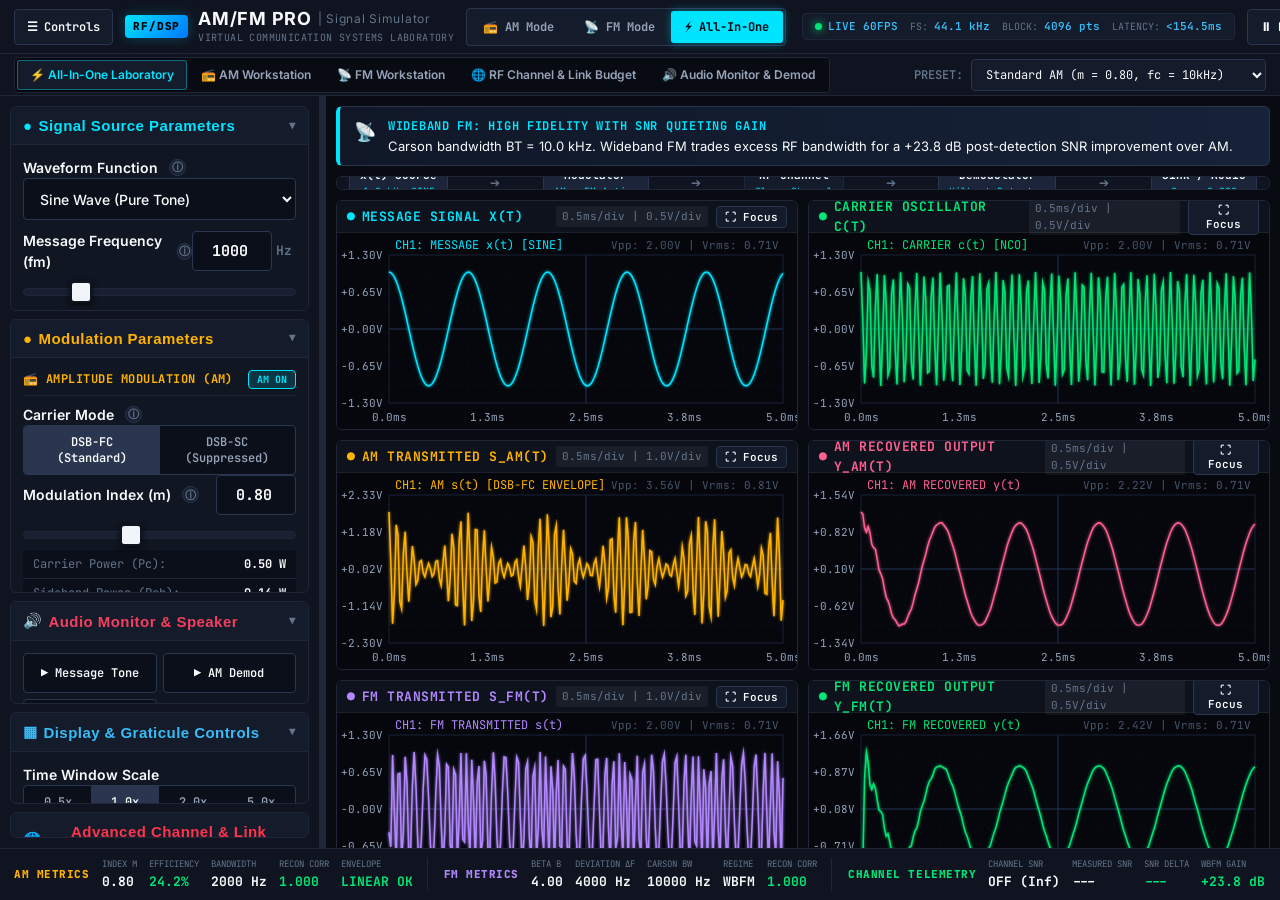
<file: simulator.html>
<!DOCTYPE html>
<html lang="en">
<head>
  <meta charset="UTF-8">
  <meta name="viewport" content="width=device-width, initial-scale=1.0">
  <title>AM/FM PRO | Virtual Communication Systems Laboratory</title>
  <link rel="stylesheet" href="style.css">
</head>
<body data-view="all">

  <!-- ==================== 1. TOP APPLICATION HEADER ==================== -->
  <header class="inst-header">
    <div class="header-left">
      <!-- Mobile / Responsive Drawer Toggle Button -->
      <button type="button" id="btn-toggle-drawer" class="btn-tool btn-drawer-toggle" title="Toggle Control Panel">
        <span class="icon-menu">☰</span> <span class="drawer-btn-label">Controls</span>
      </button>

      <!-- Instrument Branding -->
      <div class="inst-branding">
        <span class="inst-logo-badge">RF/DSP</span>
        <div class="inst-title-block">
          <h1>AM/FM PRO <span class="title-sub-tag">| Signal Simulator</span></h1>
          <div class="inst-subtitle">Virtual Communication Systems Laboratory</div>
        </div>
      </div>
    </div>

    <!-- Center: Prominent AM / FM / All Mode Selector -->
    <div class="header-center">
      <div class="header-mode-selector" id="header-mode-selector">
        <button type="button" class="btn-mode-tab" data-mode="am">📻 AM Mode</button>
        <button type="button" class="btn-mode-tab" data-mode="fm">📡 FM Mode</button>
        <button type="button" class="btn-mode-tab active" data-mode="all">⚡ All-In-One</button>
      </div>

      <!-- Engine Telemetry Badge -->
      <div class="inst-telemetry">
        <div class="telem-item">
          <span class="pulse-dot" id="led-status"></span>
          <span class="telem-val" id="stat-engine">LIVE 60FPS</span>
        </div>
        <div class="telem-item">
          <span class="telem-label">Fs:</span>
          <span class="telem-val">44.1 kHz</span>
        </div>
        <div class="telem-item">
          <span class="telem-label">Block:</span>
          <span class="telem-val">4096 pts</span>
        </div>
        <div class="telem-item">
          <span class="telem-label">Latency:</span>
          <span class="telem-val" id="stat-latency">&lt;2.1ms</span>
        </div>
      </div>
    </div>

    <!-- Right: Instrument Tools & Transport -->
    <div class="inst-actions">
      <button type="button" id="btn-freeze" class="btn-tool" title="Freeze waveform rendering (Spacebar)">
        <span id="freeze-icon">⏸</span> <span id="freeze-text">Pause</span>
      </button>
      <button type="button" id="btn-fullscreen" class="btn-tool" title="Toggle Fullscreen Mode (F11)">
        ⛶ Fullscreen
      </button>
      <button type="button" id="btn-theory-modal" class="btn-tool" title="Open ECE communication formulas & theory">
        📖 Theory
      </button>
      <button type="button" id="btn-export-png" class="btn-tool" title="Capture high-resolution oscilloscope plot">
        📸 Export
      </button>
      <button type="button" id="btn-reset" class="btn-tool btn-danger" title="Reset all instrument dials to factory calibration">
        🔄 Reset
      </button>
      <a href="index.html" class="btn-tool" style="text-decoration:none;" title="Return to Overview">
        🏠 Home
      </a>
    </div>
  </header>

  <!-- ==================== 2. WORKFLOW MODULE & PRESET BAR ==================== -->
  <nav class="inst-workflow-bar">
    <div class="workflow-tabs">
      <button type="button" class="tab-btn active tab-all" data-tab="all">⚡ All-In-One Laboratory</button>
      <button type="button" class="tab-btn tab-am" data-tab="am">📻 AM Workstation</button>
      <button type="button" class="tab-btn tab-fm" data-tab="fm">📡 FM Workstation</button>
      <button type="button" class="tab-btn" data-tab="channel">🌐 RF Channel &amp; Link Budget</button>
      <button type="button" class="tab-btn" data-tab="audio">🔊 Audio Monitor &amp; Demod</button>
    </div>

    <!-- Quick Presets Dropdown -->
    <div class="quick-presets-group">
      <label for="sel-preset" style="color:var(--text-dim); font-weight:600;">PRESET:</label>
      <select id="sel-preset" class="preset-select">
        <option value="default">Standard AM (m = 0.80, fc = 10kHz)</option>
        <option value="am-overmod">⚠️ AM Overmodulation (m = 1.35)</option>
        <option value="am-dsbsc">⚡ AM DSB-SC (100% Efficiency)</option>
        <option value="fm-wbfm">📡 Broadcast FM (WBFM, β = 5.0)</option>
        <option value="fm-nbfm">📻 Narrowband FM (NBFM, β = 0.8)</option>
        <option value="chan-noisy">🌧️ Severe Noise Channel (SNR = 5 dB)</option>
        <option value="chan-weak">📡 Weak Long Distance Link (50 km)</option>
      </select>
    </div>
  </nav>

  <!-- Drawer Overlay for Mobile / Tablet / Drawer Mode -->
  <div class="drawer-overlay" id="drawer-overlay"></div>

  <!-- ==================== 3. APP SHELL LAYOUT ==================== -->
  <div class="inst-shell">

    <!-- LEFT SIDEBAR: DEDICATED RESIZABLE CONTROL PANEL -->
    <aside class="inst-rack" id="inst-rack">

      <!-- Drawer Header Bar (Visible on mobile/drawer mode) -->
      <div class="rack-drawer-header">
        <div class="drawer-title-wrap">
          <span class="icon-gear">⚙</span>
          <span class="rack-drawer-title">SIMULATION CONTROLS</span>
        </div>
        <button type="button" class="btn-close-drawer" id="btn-close-drawer" title="Close Drawer">✕ Close</button>
      </div>

      <!-- SECTION 1: SIGNAL PARAMETERS (Open by Default) -->
      <section class="param-card accordion-card" id="card-signal">
        <button type="button" class="accordion-header" aria-expanded="true">
          <div class="card-title-badge badge-msg">
            <span>●</span> <span>Signal Source Parameters</span>
          </div>
          <span class="accordion-arrow">▼</span>
        </button>

        <div class="accordion-body">
          <div class="ctrl-row">
            <label class="ctrl-title" for="msg-type">
              Waveform Function
              <span class="tooltip-trigger" data-tooltip="Modulating baseband message signal type x(t).">ⓘ</span>
            </label>
            <select id="msg-type" class="inst-select">
              <option value="sine">Sine Wave (Pure Tone)</option>
              <option value="square">Square Wave (Harmonics)</option>
              <option value="triangle">Triangle Wave</option>
              <option value="sawtooth">Sawtooth Ramp</option>
              <option value="audio-file">📁 Audio File (WAV/MP3)</option>
              <option value="mic">🎤 Live Microphone</option>
            </select>
          </div>

          <!-- Audio File Upload UI -->
          <div id="audio-file-controls" class="sub-dock-box" style="display:none;">
            <input type="file" id="audio-file-input" accept="audio/*" style="display:none;">
            <button type="button" id="btn-choose-file" class="btn-tool btn-block">📁 Choose Audio File</button>
            <span id="audio-file-name" class="file-name-tag"></span>
          </div>

          <!-- Live Microphone UI -->
          <div id="mic-controls" class="sub-dock-box" style="display:none;">
            <button type="button" id="btn-toggle-mic" class="btn-tool btn-block">🎤 Enable Microphone</button>
            <span id="mic-status" class="status-tag">Mic: Idle</span>
          </div>

          <!-- Message Frequency fm -->
          <div class="ctrl-row">
            <div class="ctrl-label-line">
              <label class="ctrl-title" for="slider-fm">
                Message Frequency (fm)
                <span class="tooltip-trigger" data-tooltip="Baseband message frequency in Hertz. Maximum is constrained below Nyquist limit Fs/2.">ⓘ</span>
              </label>
              <div class="ctrl-readout-wrap">
                <input type="number" id="num-fm" class="inst-numbox" min="100" max="5000" value="1000" step="50">
                <span class="ctrl-unit">Hz</span>
              </div>
            </div>
            <div class="range-container">
              <input type="range" id="slider-fm" class="inst-slider" min="100" max="5000" value="1000" step="50">
            </div>
          </div>

          <!-- Message Amplitude Am -->
          <div class="ctrl-row">
            <div class="ctrl-label-line">
              <label class="ctrl-title" for="slider-am">
                Message Amplitude (Am)
                <span class="tooltip-trigger" data-tooltip="Peak voltage amplitude of the baseband modulating signal.">ⓘ</span>
              </label>
              <div class="ctrl-readout-wrap">
                <input type="number" id="num-am" class="inst-numbox" min="0.10" max="2.00" value="1.00" step="0.05">
                <span class="ctrl-unit">V</span>
              </div>
            </div>
            <div class="range-container">
              <input type="range" id="slider-am" class="inst-slider" min="10" max="200" value="100" step="5">
            </div>
          </div>

          <!-- Carrier Frequency fc -->
          <div class="ctrl-row">
            <div class="ctrl-label-line">
              <label class="ctrl-title" for="slider-fc">
                Carrier Frequency (fc)
                <span class="tooltip-trigger" data-tooltip="High-frequency RF sinusoidal carrier used to translate baseband spectrum.">ⓘ</span>
              </label>
              <div class="ctrl-readout-wrap">
                <input type="number" id="num-fc" class="inst-numbox" min="2000" max="18000" value="10000" step="250">
                <span class="ctrl-unit">Hz</span>
              </div>
            </div>
            <div class="range-container">
              <input type="range" id="slider-fc" class="inst-slider" min="2000" max="18000" value="10000" step="250">
            </div>
          </div>

          <!-- Carrier Amplitude Ac -->
          <div class="ctrl-row">
            <div class="ctrl-label-line">
              <label class="ctrl-title" for="slider-ac">
                Carrier Amplitude (Ac)
                <span class="tooltip-trigger" data-tooltip="Peak unmodulated sinusoidal carrier voltage.">ⓘ</span>
              </label>
              <div class="ctrl-readout-wrap">
                <input type="number" id="num-ac" class="inst-numbox" min="0.10" max="2.00" value="1.00" step="0.05">
                <span class="ctrl-unit">V</span>
              </div>
            </div>
            <div class="range-container">
              <input type="range" id="slider-ac" class="inst-slider" min="10" max="200" value="100" step="5">
            </div>
          </div>
        </div>
      </section>

      <!-- SECTION 2: MODULATION PARAMETERS (Open by Default) -->
      <section class="param-card accordion-card" id="card-modulation">
        <button type="button" class="accordion-header" aria-expanded="true">
          <div class="card-title-badge badge-am">
            <span>●</span> <span>Modulation Parameters</span>
          </div>
          <span class="accordion-arrow">▼</span>
        </button>

        <div class="accordion-body">

          <!-- AM Controls (Shown in AM / All mode) -->
          <div class="mode-am-only-card">
            <div class="card-sub-heading" style="color:var(--sig-am);">
              <span>📻 AMPLITUDE MODULATION (AM)</span>
              <button type="button" id="toggle-am" class="btn-badge-toggle active">AM ON</button>
            </div>

            <div class="ctrl-row">
              <label class="ctrl-title">
                Carrier Mode
                <span class="tooltip-trigger" data-tooltip="DSB-FC transmits full carrier. DSB-SC suppresses carrier for 100% power efficiency.">ⓘ</span>
              </label>
              <div class="seg-switch">
                <button type="button" class="seg-btn active" data-mode="DSB-FC" id="btn-mode-dsbfc">DSB-FC (Standard)</button>
                <button type="button" class="seg-btn" data-mode="DSB-SC" id="btn-mode-dsbsc">DSB-SC (Suppressed)</button>
              </div>
              <select id="am-mode" style="display:none;">
                <option value="DSB-FC" selected>DSB-FC</option>
                <option value="DSB-SC">DSB-SC</option>
              </select>
            </div>

            <!-- Modulation Index m -->
            <div class="ctrl-row">
              <div class="ctrl-label-line">
                <label class="ctrl-title" for="slider-m">
                  Modulation Index (m)
                  <span class="tooltip-trigger" data-tooltip="AM modulation depth ratio (Am/Ac). m <= 1.0 ensures linear envelope detection; m > 1.0 causes overmodulation envelope distortion.">ⓘ</span>
                </label>
                <div class="ctrl-readout-wrap">
                  <input type="number" id="num-m" class="inst-numbox" min="0.05" max="2.00" value="0.80" step="0.05">
                </div>
              </div>
              <div class="range-container">
                <input type="range" id="slider-m" class="inst-slider" min="5" max="200" value="80" step="5">
              </div>
            </div>

            <!-- Overmodulation Alert Banner -->
            <div id="alert-overmod" class="alert-banner" style="display:none;">
              <span>⚠️</span>
              <span>OVERMODULATION (m &gt; 1.0): Carrier envelope zero-crossing distortion active.</span>
            </div>

            <!-- Live Power Distribution Table -->
            <table class="power-table">
              <tbody>
                <tr><td class="p-label">Carrier Power (Pc):</td><td class="p-val" id="pwr-pc">0.50 W</td></tr>
                <tr><td class="p-label">Sideband Power (Psb):</td><td class="p-val" id="pwr-psb">0.16 W</td></tr>
                <tr><td class="p-label">Total Power (Pt):</td><td class="p-val" id="pwr-pt">0.66 W</td></tr>
                <tr><td class="p-label">Power Efficiency (η):</td><td class="p-val" id="pwr-eff" style="color:var(--sig-carrier);">24.2%</td></tr>
              </tbody>
            </table>
          </div>

          <!-- FM Controls (Shown in FM / All mode) -->
          <div class="mode-fm-only-card" style="margin-top:10px;">
            <div class="card-sub-heading" style="color:var(--sig-fm);">
              <span>📡 FREQUENCY MODULATION (FM)</span>
              <button type="button" id="toggle-fm" class="btn-badge-toggle active">FM ON</button>
            </div>

            <!-- Peak Frequency Deviation delta_f -->
            <div class="ctrl-row">
              <div class="ctrl-label-line">
                <label class="ctrl-title" for="slider-df">
                  Frequency Deviation (Δf)
                  <span class="tooltip-trigger" data-tooltip="Peak instantaneous frequency deviation away from carrier frequency fc.">ⓘ</span>
                </label>
                <div class="ctrl-readout-wrap">
                  <input type="number" id="num-df" class="inst-numbox" min="200" max="10000" value="4000" step="100">
                  <span class="ctrl-unit">Hz</span>
                </div>
              </div>
              <div class="range-container">
                <input type="range" id="slider-df" class="inst-slider" min="200" max="10000" value="4000" step="100">
              </div>
            </div>

            <table class="power-table">
              <tbody>
                <tr><td class="p-label">Modulation Index (β):</td><td class="p-val" id="pwr-beta">4.00</td></tr>
                <tr><td class="p-label">Carson Bandwidth:</td><td class="p-val" id="pwr-carson" style="color:var(--sig-fm);">10.0 kHz</td></tr>
                <tr><td class="p-label">FM Regime:</td><td class="p-val" id="pwr-fm-regime">WBFM</td></tr>
                <tr><td class="p-label">FM Improvement Gain:</td><td class="p-val" id="pwr-fm-gain" style="color:var(--state-normal);">+19.8 dB</td></tr>
              </tbody>
            </table>
          </div>

        </div>
      </section>

      <!-- SECTION 3: SIMULATION & AUDIO LAB (Open by Default) -->
      <section class="param-card accordion-card" id="card-audio">
        <button type="button" class="accordion-header" aria-expanded="true">
          <div class="card-title-badge badge-audio">
            <span>🔊</span> <span>Audio Monitor &amp; Speaker</span>
          </div>
          <span class="accordion-arrow">▼</span>
        </button>

        <div class="accordion-body">
          <div class="audio-dock-grid">
            <button type="button" id="btn-play-msg" class="btn-audio">▶ Message Tone</button>
            <button type="button" id="btn-play-am" class="btn-audio">▶ AM Demod</button>
            <button type="button" id="btn-play-fm" class="btn-audio">▶ FM Demod</button>
            <button type="button" id="btn-stop-audio" class="btn-audio btn-stop">⏹ Mute Speaker</button>
          </div>
          <div style="font-size:10px; color:var(--text-dim); text-align:center; margin-top:4px;" id="audio-status">
            Speaker: Ready
          </div>
        </div>
      </section>

      <!-- SECTION 4: DISPLAY & SCALE SETTINGS (Open by Default) -->
      <section class="param-card accordion-card" id="card-display">
        <button type="button" class="accordion-header" aria-expanded="true">
          <div class="card-title-badge" style="color:#38bdf8;">
            <span>▦</span> <span>Display &amp; Graticule Controls</span>
          </div>
          <span class="accordion-arrow">▼</span>
        </button>

        <div class="accordion-body">
          <div class="ctrl-row">
            <label class="ctrl-title">Time Window Scale</label>
            <div class="seg-switch" id="time-zoom-group">
              <button type="button" class="seg-btn" data-scale="0.5">0.5x (10ms)</button>
              <button type="button" class="seg-btn active" data-scale="1.0">1.0x (5ms)</button>
              <button type="button" class="seg-btn" data-scale="2.0">2.0x (2.5ms)</button>
              <button type="button" class="seg-btn" data-scale="5.0">5.0x (1ms)</button>
            </div>
          </div>

          <div class="display-actions-row">
            <button type="button" id="btn-toggle-grid" class="btn-tool active" style="flex:1;">▦ Graticule Grid: ON</button>
            <button type="button" id="btn-autoscale" class="btn-tool" style="flex:1;">↺ Reset Zoom</button>
          </div>
        </div>
      </section>

      <!-- SECTION 5: ADVANCED & RF CHANNEL (Collapsed by Default) -->
      <section class="param-card accordion-card collapsed" id="card-advanced">
        <button type="button" class="accordion-header" aria-expanded="false">
          <div class="card-title-badge badge-chan">
            <span>🌐</span> <span>Advanced Channel &amp; Link Budget</span>
          </div>
          <span class="accordion-arrow">▶</span>
        </button>

        <div class="accordion-body">
          <!-- Channel Noise Toggle -->
          <div class="card-sub-heading" style="color:var(--sig-noise);">
            <span>AWGN CHANNEL NOISE</span>
            <button type="button" id="toggle-noise" class="btn-badge-toggle">NOISE OFF</button>
          </div>

          <!-- Channel SNR -->
          <div class="ctrl-row">
            <div class="ctrl-label-line">
              <label class="ctrl-title" for="slider-snr">
                Channel SNR
                <span class="tooltip-trigger" data-tooltip="Signal-to-Noise Ratio (Ps/Pn) in dB introduced by thermal AWGN.">ⓘ</span>
              </label>
              <div class="ctrl-readout-wrap">
                <input type="number" id="num-snr" class="inst-numbox" min="-5" max="50" value="25" step="1">
                <span class="ctrl-unit">dB</span>
              </div>
            </div>
            <div class="range-container">
              <input type="range" id="slider-snr" class="inst-slider" min="-5" max="50" value="25" step="1">
            </div>
          </div>

          <!-- Hardware Link Budget Sub-parameters -->
          <div class="ctrl-row">
            <div class="ctrl-label-line">
              <label class="ctrl-title" for="slider-txpow">Tx Power</label>
              <span class="ctrl-readout"><span id="val-txpow">0</span> <span class="ctrl-unit">dBW</span></span>
            </div>
            <input type="range" id="slider-txpow" class="inst-slider" min="-20" max="30" value="0" step="1">
          </div>

          <div class="ctrl-row">
            <div class="ctrl-label-line">
              <label class="ctrl-title" for="slider-dist">Path Distance</label>
              <span class="ctrl-readout"><span id="val-dist">1.0</span> <span class="ctrl-unit">km</span></span>
            </div>
            <input type="range" id="slider-dist" class="inst-slider" min="1" max="100" value="1" step="1">
          </div>

          <div class="ctrl-row">
            <div class="ctrl-label-line">
              <label class="ctrl-title" for="slider-nf">Rx Noise Figure (NF)</label>
              <span class="ctrl-readout"><span id="val-nf">6</span> <span class="ctrl-unit">dB</span></span>
            </div>
            <input type="range" id="slider-nf" class="inst-slider" min="1" max="15" value="6" step="1">
          </div>

          <div class="ctrl-row">
            <div class="ctrl-label-line">
              <label class="ctrl-title" for="slider-bw">Rx Bandwidth (B)</label>
              <span class="ctrl-readout"><span id="val-bw">10</span> <span class="ctrl-unit">kHz</span></span>
            </div>
            <input type="range" id="slider-bw" class="inst-slider" min="1" max="100" value="10" step="1">
          </div>
        </div>
      </section>

    </aside>

    <!-- HORIZONTAL RESIZE DRAG HANDLE (Desktop) -->
    <div class="panel-resizer" id="panel-resizer" title="Drag horizontally to resize control panel"></div>

    <!-- CENTER INSTRUMENT WORKSTATION / WAVEFORM AREA -->
    <main class="inst-workstation">

      <!-- Smart Engineering Insight Card -->
      <div class="smart-insight-card" id="card-insight">
        <div class="insight-icon" id="insight-icon">ℹ️</div>
        <div class="insight-content">
          <h4 id="insight-title">ENGINEERING INSIGHT &amp; DIAGNOSTICS</h4>
          <p id="insight-desc">System operating under standard conditions. Modulation index m = 0.80 yields linear DSB-FC modulation without envelope reversal.</p>
        </div>
      </div>

      <!-- Signal Flow Interactive Diagram -->
      <div class="signal-flow-strip">
        <div class="flow-node active" id="node-msg">
          <span class="flow-node-title">x(t) Source</span>
          <span class="flow-node-status" id="flow-msg-stat">1.0 kHz Sine</span>
        </div>
        <span class="flow-arrow-sep">➔</span>
        <div class="flow-node active" id="node-mod">
          <span class="flow-node-title">Modulator</span>
          <span class="flow-node-status" id="flow-mod-stat">AM + FM Active</span>
        </div>
        <span class="flow-arrow-sep">➔</span>
        <div class="flow-node" id="node-chan">
          <span class="flow-node-title">RF Channel</span>
          <span class="flow-node-status" id="flow-chan-stat">Clean Channel</span>
        </div>
        <span class="flow-arrow-sep">➔</span>
        <div class="flow-node active" id="node-demod">
          <span class="flow-node-title">Demodulator</span>
          <span class="flow-node-status" id="flow-demod-stat">Hilbert Detector</span>
        </div>
        <span class="flow-arrow-sep">➔</span>
        <div class="flow-node active" id="node-sink">
          <span class="flow-node-title">Sink / Audio</span>
          <span class="flow-node-status">Corr: 0.998</span>
        </div>
      </div>

      <!-- Link Budget Chain Strip (shown when noise is enabled) -->
      <div class="link-budget-strip hidden" id="link-budget">
        <span class="lb-title">Link Budget:</span>
        <div class="lb-chain">
          <div class="lb-pill"><span class="l-name">Tx Power</span><span class="l-val" id="lb-tx">0.0 dBW</span></div>
          <span style="color:var(--text-dim);">➔</span>
          <div class="lb-pill"><span class="l-name">Path Loss</span><span class="l-val" id="lb-fspl">112.4 dB</span></div>
          <span style="color:var(--text-dim);">➔</span>
          <div class="lb-pill"><span class="l-name">Rx Power</span><span class="l-val" id="lb-rx">-112.4 dBW</span></div>
          <span style="color:var(--text-dim);">➔</span>
          <div class="lb-pill"><span class="l-name">Thermal kTB</span><span class="l-val" id="lb-ktb">-164.0 dBW</span></div>
          <span style="color:var(--text-dim);">➔</span>
          <div class="lb-pill"><span class="l-name">Rx NF</span><span class="l-val" id="lb-nf">6 dB</span></div>
          <span style="color:var(--text-dim);">➔</span>
          <div class="lb-pill"><span class="l-name">Input SNR</span><span class="l-val" id="lb-snr-in" style="color:var(--state-normal);">+45.6 dB</span></div>
        </div>
      </div>

      <!-- MAIN OSCILLOSCOPE GRIDS (2x2 Layout on Desktop, 1-col on small screen, Focus-enabled) -->
      <div class="scope-viewport-grid" id="scope-grid">

        <!-- Scope 1: Message Signal -->
        <div class="scope-bezel" id="bezel-scope-msg" data-scope-id="scope-msg">
          <div class="bezel-topbar">
            <div class="bezel-title" style="color:var(--sig-message);">
              <span>●</span> <span>MESSAGE SIGNAL x(t)</span>
            </div>
            <div class="bezel-toolbar">
              <span class="bezel-scale-tag" id="tag-msg-scale">0.5ms/div | 0.5V/div</span>
              <button type="button" class="btn-scope-focus" title="Focus / Maximize this waveform">⛶ Focus</button>
            </div>
          </div>
          <div class="bezel-canvas-wrap">
            <canvas id="scope-msg"></canvas>
          </div>
        </div>

        <!-- Scope 2: Carrier NCO -->
        <div class="scope-bezel" id="bezel-scope-carrier" data-scope-id="scope-carrier">
          <div class="bezel-topbar">
            <div class="bezel-title" style="color:var(--sig-carrier);">
              <span>●</span> <span>CARRIER OSCILLATOR c(t)</span>
            </div>
            <div class="bezel-toolbar">
              <span class="bezel-scale-tag">0.5ms/div | 0.5V/div</span>
              <button type="button" class="btn-scope-focus" title="Focus / Maximize this waveform">⛶ Focus</button>
            </div>
          </div>
          <div class="bezel-canvas-wrap">
            <canvas id="scope-carrier"></canvas>
          </div>
        </div>

        <!-- Scope 3: AM Modulated -->
        <div class="scope-bezel mode-am-only" id="bezel-scope-am" data-scope-id="scope-am">
          <div class="bezel-topbar">
            <div class="bezel-title" style="color:var(--sig-am);">
              <span>●</span> <span id="label-scope-am">AM TRANSMITTED s_AM(t)</span>
            </div>
            <div class="bezel-toolbar">
              <span class="bezel-scale-tag" id="tag-am-scale">0.5ms/div | 1.0V/div</span>
              <button type="button" class="btn-scope-focus" title="Focus / Maximize this waveform">⛶ Focus</button>
            </div>
          </div>
          <div class="bezel-canvas-wrap">
            <canvas id="scope-am"></canvas>
          </div>
        </div>

        <!-- Scope 4: AM Demodulated Baseband -->
        <div class="scope-bezel mode-am-only" id="bezel-scope-am-demod" data-scope-id="scope-am-demod">
          <div class="bezel-topbar">
            <div class="bezel-title" style="color:var(--sig-am-demod);">
              <span>●</span> <span>AM RECOVERED OUTPUT y_AM(t)</span>
            </div>
            <div class="bezel-toolbar">
              <span class="bezel-scale-tag">0.5ms/div | 0.5V/div</span>
              <button type="button" class="btn-scope-focus" title="Focus / Maximize this waveform">⛶ Focus</button>
            </div>
          </div>
          <div class="bezel-canvas-wrap">
            <canvas id="scope-am-demod"></canvas>
          </div>
        </div>

        <!-- Scope 5: FM Modulated -->
        <div class="scope-bezel mode-fm-only" id="bezel-scope-fm" data-scope-id="scope-fm">
          <div class="bezel-topbar">
            <div class="bezel-title" style="color:var(--sig-fm);">
              <span>●</span> <span>FM TRANSMITTED s_FM(t)</span>
            </div>
            <div class="bezel-toolbar">
              <span class="bezel-scale-tag">0.5ms/div | 1.0V/div</span>
              <button type="button" class="btn-scope-focus" title="Focus / Maximize this waveform">⛶ Focus</button>
            </div>
          </div>
          <div class="bezel-canvas-wrap">
            <canvas id="scope-fm"></canvas>
          </div>
        </div>

        <!-- Scope 6: FM Demodulated Baseband -->
        <div class="scope-bezel mode-fm-only" id="bezel-scope-fm-demod" data-scope-id="scope-fm-demod">
          <div class="bezel-topbar">
            <div class="bezel-title" style="color:var(--sig-fm-demod);">
              <span>●</span> <span>FM RECOVERED OUTPUT y_FM(t)</span>
            </div>
            <div class="bezel-toolbar">
              <span class="bezel-scale-tag">0.5ms/div | 0.5V/div</span>
              <button type="button" class="btn-scope-focus" title="Focus / Maximize this waveform">⛶ Focus</button>
            </div>
          </div>
          <div class="bezel-canvas-wrap">
            <canvas id="scope-fm-demod"></canvas>
          </div>
        </div>

      </div>

      <!-- SPECTRUM ANALYZER VIEWPORT ROW -->
      <div class="spectrum-viewport-row" id="spectrum-row">

        <!-- AM Spectrum -->
        <div class="scope-bezel spectrum-bezel mode-am-only" id="bezel-spec-am" data-scope-id="spec-am">
          <div class="bezel-topbar">
            <div class="bezel-title" style="color:var(--sig-am);">
              <span>📊</span> <span>AM RF POWER SPECTRUM</span>
            </div>
            <div class="bezel-toolbar">
              <span class="bezel-scale-tag">10 dB/div | 2.5 kHz/div</span>
              <button type="button" class="btn-scope-focus" title="Focus / Maximize this spectrum">⛶ Focus</button>
            </div>
          </div>
          <div class="bezel-canvas-wrap">
            <canvas id="spec-am"></canvas>
          </div>
        </div>

        <!-- FM Spectrum -->
        <div class="scope-bezel spectrum-bezel mode-fm-only" id="bezel-spec-fm" data-scope-id="spec-fm">
          <div class="bezel-topbar">
            <div class="bezel-title" style="color:var(--sig-fm);">
              <span>📊</span> <span>FM RF POWER SPECTRUM</span>
            </div>
            <div class="bezel-toolbar">
              <span class="bezel-scale-tag">10 dB/div | 2.5 kHz/div</span>
              <button type="button" class="btn-scope-focus" title="Focus / Maximize this spectrum">⛶ Focus</button>
            </div>
          </div>
          <div class="bezel-canvas-wrap">
            <canvas id="spec-fm"></canvas>
          </div>
        </div>

      </div>

    </main>
  </div>

  <!-- ==================== 4. FOOTER TELEMETRY STATUS BAR ==================== -->
  <footer class="inst-metrics-footer">
    <div class="metric-group mode-am-only">
      <span class="metric-group-title m-am">AM METRICS</span>
      <div class="m-cell">
        <span class="m-cell-label">Index m</span>
        <span class="m-cell-val" id="met-am-m">0.80</span>
      </div>
      <div class="m-cell">
        <span class="m-cell-label">Efficiency</span>
        <span class="m-cell-val good" id="met-am-eff">24.2%</span>
      </div>
      <div class="m-cell">
        <span class="m-cell-label">Bandwidth</span>
        <span class="m-cell-val" id="met-am-bw">2000 Hz</span>
      </div>
      <div class="m-cell">
        <span class="m-cell-label">Recon Corr</span>
        <span class="m-cell-val good" id="met-am-corr">0.998</span>
      </div>
      <div class="m-cell">
        <span class="m-cell-label">Envelope</span>
        <span class="m-cell-val good" id="met-am-status">LINEAR OK</span>
      </div>
    </div>

    <div class="metric-group mode-fm-only">
      <span class="metric-group-title m-fm">FM METRICS</span>
      <div class="m-cell">
        <span class="m-cell-label">Beta β</span>
        <span class="m-cell-val" id="met-fm-beta">4.00</span>
      </div>
      <div class="m-cell">
        <span class="m-cell-label">Deviation Δf</span>
        <span class="m-cell-val" id="met-fm-df">4000 Hz</span>
      </div>
      <div class="m-cell">
        <span class="m-cell-label">Carson BW</span>
        <span class="m-cell-val" id="met-fm-bw">10000 Hz</span>
      </div>
      <div class="m-cell">
        <span class="m-cell-label">Regime</span>
        <span class="m-cell-val" id="met-fm-type">WBFM</span>
      </div>
      <div class="m-cell">
        <span class="m-cell-label">Recon Corr</span>
        <span class="m-cell-val good" id="met-fm-corr">0.997</span>
      </div>
    </div>

    <div class="metric-group">
      <span class="metric-group-title m-rf">CHANNEL TELEMETRY</span>
      <div class="m-cell">
        <span class="m-cell-label">Channel SNR</span>
        <span class="m-cell-val" id="met-snr">OFF (Inf)</span>
      </div>
      <div class="m-cell">
        <span class="m-cell-label">Measured SNR</span>
        <span class="m-cell-val" id="snr-measured">---</span>
      </div>
      <div class="m-cell">
        <span class="m-cell-label">SNR Delta</span>
        <span class="m-cell-val good" id="snr-delta">---</span>
      </div>
      <div class="m-cell">
        <span class="m-cell-label">WBFM Gain</span>
        <span class="m-cell-val good" id="snr-fm-gain">+19.8 dB</span>
      </div>
    </div>
  </footer>

  <!-- ==================== 5. MODALS ==================== -->
  <!-- Theory & ECE Viva Guide Modal -->
  <div class="modal-overlay" id="modal-theory">
    <div class="modal-panel">
      <div class="modal-header">
        <h3>📖 Communication Theory &amp; Formulas Quick Reference</h3>
        <button type="button" class="modal-close-btn" id="btn-close-theory">✕</button>
      </div>
      <div class="modal-body">
        <h4>1. Amplitude Modulation (AM DSB-FC)</h4>
        <p>Double-Sideband Full-Carrier modulates the carrier amplitude linearly with the baseband message:</p>
        <div class="formula-card">s_AM(t) = Ac · [1 + m · x(t)] · cos(2π fc t)</div>
        <p>Power transmission efficiency η is governed by the modulation index m:</p>
        <div class="formula-card">η = Psb / Pt = (m² / (2 + m²)) · 100%   (Max 33.3% at m = 1.0)</div>

        <h4>2. Amplitude Modulation (DSB-SC)</h4>
        <p>Suppresses the unmodulated carrier component entirely, yielding 100% power efficiency:</p>
        <div class="formula-card">s_DSBSC(t) = Ac · m · x(t) · cos(2π fc t)   (η = 100.0%)</div>

        <h4>3. Frequency Modulation (FM) &amp; Carson's Rule</h4>
        <p>Frequency varies proportionally to the message. Instantaneous phase is the integral of frequency:</p>
        <div class="formula-card">s_FM(t) = Ac · cos(2π fc t + 2π Δf ∫ x(τ) dτ),   β = Δf / fm</div>
        <p>Carson's Rule defines the RF channel bandwidth containing ~98% of total transmitted power:</p>
        <div class="formula-card">BT = 2 · (Δf + fm) = 2 · fm · (1 + β)</div>

        <h4>4. FM Noise Improvement Factor</h4>
        <p>Above the FM threshold (SNRin &gt; 10 dB), wideband FM provides significant SNR quieting over AM:</p>
        <div class="formula-card">SNR_out / SNR_in = 3 · β² · (β + 1)</div>

        <h4>5. Free-Space Path Loss (FSPL) &amp; Thermal Noise (kTB)</h4>
        <div class="formula-card">FSPL(dB) = 20·log10(d) + 20·log10(f) + 20·log10(4π/c)<br>N_thermal = k · T0 · B  (T0 = 290 K, k = 1.38e-23 J/K)</div>
      </div>
    </div>
  </div>

  <!-- Scripts -->
  <script src="dsp.js"></script>
  <script src="renderer.js"></script>
  <script src="app.js"></script>
</body>
</html>
</file>
<file: style.css>
@import url('https://fonts.googleapis.com/css2?family=Inter:wght@400;500;600;700&family=JetBrains+Mono:wght@400;500;600;700&display=swap');

/* ==========================================================================
   AM/FM PRO — RF & DSP INSTRUMENTATION DESIGN SYSTEM v4.0
   Theme: Precision Scientific Test Bench (Keysight / Tektronix Caliber)
   Responsive, Accessible, and 100% Zoom Optimized
   ========================================================================== */

:root {
  /* Surface & Chassis Hierarchy */
  --bg-app: #080b12;             /* Deep bench chassis */
  --bg-surface: #0f1420;         /* Primary panel bezel */
  --bg-card: #141b2a;            /* Enclosure module background */
  --bg-card-hover: #1b2438;      /* Interactive hover state */
  --bg-display: #05070d;         /* High-contrast CRT/LCD graticule viewport */
  --bg-control: #182032;         /* Inset slider / control well */
  --bg-input: #0b0f19;           /* Number & text input background */

  /* Precision Engineering Borders */
  --border-dim: #1e2638;         /* Structural subtle hairline */
  --border-med: #2a364f;         /* Standard panel border */
  --border-bright: #3f4f72;      /* Hovered or focused boundary */
  --border-active: #00e5ff;      /* Highlight accent border */

  /* Semantic Signal Color Taxonomies */
  --sig-message: #00e5ff;        /* Cyan: Baseband Message x(t) */
  --sig-carrier: #00e676;        /* Phosphor Green: Carrier Oscillator c(t) */
  --sig-am: #ffb300;             /* Precision Gold: AM Modulated s_AM(t) */
  --sig-am-demod: #ff6090;       /* Rose: AM Recovered Baseband */
  --sig-fm: #b388ff;             /* Scientific Purple: FM Modulated s_FM(t) */
  --sig-fm-demod: #00e676;       /* Phosphor Green: FM Recovered Baseband */
  --sig-inst-freq: #7c4dff;      /* Deep Purple: Instantaneous Frequency */
  --sig-noise: #ff334b;          /* Crimson: Channel AWGN & Noise */

  /* State Semantics */
  --state-normal: #00e676;       /* Normal / Within spec */
  --state-warn: #ff9100;         /* Overmodulation alert */
  --state-danger: #ff1744;       /* Clipping / Severe distortion */
  --state-info: #38bdf8;         /* Diagnostic information */

  /* Typography Colors */
  --text-primary: #f8fafc;       /* High-contrast primary text */
  --text-secondary: #94a3b8;     /* Field labels & descriptions */
  --text-dim: #64748b;           /* Inactive units & helper tags */
  --text-mono-accent: #38bdf8;   /* Monospace readout highlight */

  /* Typography Families & Hierarchy */
  --font-sans: 'Inter', -apple-system, BlinkMacSystemFont, 'Segoe UI', sans-serif;
  --font-mono: 'JetBrains Mono', 'Consolas', monospace;

  --font-size-title: 18px;
  --font-size-section: 15px;
  --font-size-label: 14px;
  --font-size-val: 15px;
  --font-size-scope-title: 13px;
  --font-size-axis: 12px;

  /* Spacing System */
  --space-1: 4px;
  --space-2: 8px;
  --space-3: 12px;
  --space-4: 16px;
  --space-5: 20px;
  --space-6: 24px;

  /* Touch & Click Targets */
  --ctrl-height: 40px;
  --btn-height: 42px;
  --input-height: 40px;
  --slider-track-height: 8px;
  --slider-thumb-size: 22px;

  /* Layout Heights & Widths */
  --panel-width: 340px;
  --header-height: 54px;
  --toolbar-height: 42px;
  --metrics-height: 52px;
  --radius-sm: 4px;
  --radius-md: 6px;
  --radius-lg: 8px;
}

*, *::before, *::after {
  box-sizing: border-box;
  margin: 0;
  padding: 0;
}

html, body {
  width: 100%;
  height: 100%;
  overflow: hidden;
  background-color: var(--bg-app);
  color: var(--text-primary);
  font-family: var(--font-sans);
  font-size: 14px;
  line-height: 1.5;
  -webkit-font-smoothing: antialiased;
  -moz-osx-font-smoothing: grayscale;
}

/* ==========================================================================
   1. TOP APPLICATION HEADER
   ========================================================================== */
.inst-header {
  height: var(--header-height);
  background-color: var(--bg-surface);
  border-bottom: 1px solid var(--border-dim);
  display: flex;
  align-items: center;
  justify-content: space-between;
  padding: 0 14px;
  z-index: 50;
  user-select: none;
  gap: 12px;
}

.header-left {
  display: flex;
  align-items: center;
  gap: 12px;
  flex-shrink: 0;
}

.btn-drawer-toggle {
  display: inline-flex;
  align-items: center;
  gap: 6px;
  padding: 6px 12px;
  background: var(--bg-card);
  border: 1px solid var(--border-med);
  color: var(--text-primary);
  font-family: var(--font-mono);
  font-weight: 700;
  font-size: 13px;
  border-radius: var(--radius-sm);
  cursor: pointer;
  min-height: 36px;
  transition: all 0.15s ease;
}

.btn-drawer-toggle:hover {
  border-color: var(--sig-message);
  color: var(--sig-message);
}

.inst-branding {
  display: flex;
  align-items: center;
  gap: 10px;
}

.inst-logo-badge {
  background: linear-gradient(135deg, #00e5ff 0%, #0077ff 100%);
  color: #000;
  font-family: var(--font-mono);
  font-weight: 800;
  font-size: 11px;
  letter-spacing: 0.08em;
  padding: 3px 8px;
  border-radius: var(--radius-sm);
  box-shadow: 0 0 12px rgba(0, 229, 255, 0.25);
}

.inst-title-block h1 {
  font-size: var(--font-size-title);
  font-weight: 700;
  letter-spacing: 0.04em;
  color: var(--text-primary);
  display: flex;
  align-items: center;
  gap: 6px;
  line-height: 1.2;
}

.title-sub-tag {
  font-weight: 400;
  color: var(--text-dim);
  font-size: 12px;
}

.inst-subtitle {
  font-size: 10px;
  font-family: var(--font-mono);
  color: var(--text-dim);
  letter-spacing: 0.04em;
  text-transform: uppercase;
}

/* Center Header: Mode Switcher & Telemetry */
.header-center {
  display: flex;
  align-items: center;
  gap: 16px;
  flex-shrink: 0;
}

.header-mode-selector {
  display: flex;
  background: var(--bg-card);
  border: 1px solid var(--border-med);
  padding: 2px;
  border-radius: var(--radius-sm);
  gap: 2px;
}

.btn-mode-tab {
  background: transparent;
  border: none;
  color: var(--text-secondary);
  font-family: var(--font-mono);
  font-size: 12px;
  font-weight: 700;
  padding: 5px 14px;
  border-radius: 3px;
  cursor: pointer;
  transition: all 0.15s ease;
  min-height: 32px;
}

.btn-mode-tab:hover {
  color: var(--text-primary);
}

.btn-mode-tab.active {
  background: var(--sig-message);
  color: #040812;
  box-shadow: 0 0 10px rgba(0, 229, 255, 0.4);
}

.btn-mode-tab[data-mode="am"].active {
  background: var(--sig-am);
  color: #040812;
  box-shadow: 0 0 10px rgba(255, 179, 0, 0.4);
}

.btn-mode-tab[data-mode="fm"].active {
  background: var(--sig-fm);
  color: #040812;
  box-shadow: 0 0 10px rgba(179, 136, 255, 0.4);
}

/* Telemetry Pill */
.inst-telemetry {
  display: flex;
  align-items: center;
  gap: 12px;
  background-color: var(--bg-card);
  border: 1px solid var(--border-dim);
  padding: 4px 12px;
  border-radius: var(--radius-sm);
  font-family: var(--font-mono);
  font-size: 11px;
}

.telem-item {
  display: flex;
  align-items: center;
  gap: 6px;
}

.telem-label {
  color: var(--text-dim);
  font-size: 10px;
  text-transform: uppercase;
}

.telem-val {
  color: var(--text-mono-accent);
  font-weight: 600;
}

.pulse-dot {
  width: 7px;
  height: 7px;
  border-radius: 50%;
  background-color: var(--state-normal);
  box-shadow: 0 0 8px var(--state-normal);
  display: inline-block;
  animation: pulse-indicator 2s infinite ease-in-out;
}

@keyframes pulse-indicator {
  0%, 100% { opacity: 1; transform: scale(1); }
  50% { opacity: 0.35; transform: scale(0.85); }
}

/* Header Actions */
.inst-actions {
  display: flex;
  align-items: center;
  gap: 8px;
  flex-shrink: 0;
}

.btn-tool {
  background-color: var(--bg-card);
  border: 1px solid var(--border-med);
  color: var(--text-primary);
  font-family: var(--font-mono);
  font-size: 12px;
  font-weight: 600;
  padding: 6px 12px;
  border-radius: var(--radius-sm);
  cursor: pointer;
  display: inline-flex;
  align-items: center;
  gap: 6px;
  transition: all 0.15s ease;
  min-height: 36px;
}

.btn-tool:hover {
  background-color: var(--bg-card-hover);
  border-color: var(--border-bright);
  color: var(--sig-message);
}

.btn-tool.active {
  background-color: rgba(0, 229, 255, 0.12);
  border-color: var(--sig-message);
  color: var(--sig-message);
}

.btn-tool.btn-danger {
  color: var(--state-danger);
  border-color: rgba(255, 23, 68, 0.3);
}

.btn-tool.btn-danger:hover {
  background-color: rgba(255, 23, 68, 0.15);
  border-color: var(--state-danger);
}

/* ==========================================================================
   2. WORKFLOW MODULE BAR
   ========================================================================== */
.inst-workflow-bar {
  height: var(--toolbar-height);
  background-color: var(--bg-surface);
  border-bottom: 1px solid var(--border-dim);
  display: flex;
  align-items: center;
  justify-content: space-between;
  padding: 0 14px;
  user-select: none;
  gap: 12px;
}

.workflow-tabs {
  display: flex;
  gap: 2px;
  background-color: var(--bg-app);
  padding: 2px;
  border-radius: var(--radius-sm);
  border: 1px solid var(--border-dim);
}

.tab-btn {
  background: transparent;
  border: none;
  color: var(--text-secondary);
  font-family: var(--font-sans);
  font-size: 12px;
  font-weight: 600;
  padding: 5px 12px;
  border-radius: 3px;
  cursor: pointer;
  display: inline-flex;
  align-items: center;
  gap: 6px;
  transition: all 0.15s ease;
  min-height: 30px;
}

.tab-btn:hover {
  color: var(--text-primary);
  background-color: rgba(255, 255, 255, 0.04);
}

.tab-btn.active {
  background-color: var(--bg-card);
  color: var(--text-primary);
  box-shadow: 0 1px 3px rgba(0, 0, 0, 0.3);
  border: 1px solid var(--border-med);
}

.tab-btn.active.tab-am { color: var(--sig-am); border-color: rgba(255, 179, 0, 0.4); }
.tab-btn.active.tab-fm { color: var(--sig-fm); border-color: rgba(179, 136, 255, 0.4); }
.tab-btn.active.tab-all { color: var(--sig-message); border-color: rgba(0, 229, 255, 0.4); }

.quick-presets-group {
  display: flex;
  align-items: center;
  gap: 8px;
  font-family: var(--font-mono);
  font-size: 12px;
}

.preset-select {
  background-color: var(--bg-card);
  border: 1px solid var(--border-med);
  color: var(--text-primary);
  font-family: var(--font-mono);
  font-size: 12px;
  padding: 4px 10px;
  border-radius: var(--radius-sm);
  outline: none;
  cursor: pointer;
  height: 32px;
}

/* ==========================================================================
   3. RESIZABLE APPLICATION SHELL
   ========================================================================== */
.inst-shell {
  display: flex;
  height: calc(100vh - var(--header-height) - var(--toolbar-height) - var(--metrics-height));
  position: relative;
  overflow: hidden;
}

/* Desktop Collapse Mode */
.inst-shell.panel-collapsed .inst-rack {
  display: none !important;
}
.inst-shell.panel-collapsed .panel-resizer {
  display: none !important;
}

/* Drawer Overlay for Mobile / Tablet */
.drawer-overlay {
  position: fixed;
  top: var(--header-height);
  left: 0;
  right: 0;
  bottom: var(--metrics-height);
  background: rgba(4, 7, 14, 0.75);
  backdrop-filter: blur(3px);
  z-index: 95;
  display: none;
}
.drawer-overlay.active {
  display: block;
}

/* Resizable Horizontal Handle (Desktop) */
.panel-resizer {
  width: 6px;
  background-color: var(--border-dim);
  cursor: col-resize;
  flex-shrink: 0;
  transition: background-color 0.15s ease;
  position: relative;
  z-index: 20;
}

.panel-resizer:hover,
.panel-resizer.resizing {
  background-color: var(--sig-message);
}

/* ==========================================================================
   4. DEDICATED PARAMETER RACK / CONTROL PANEL
   ========================================================================== */
.inst-rack {
  width: var(--panel-width);
  min-width: 280px;
  max-width: 480px;
  flex-shrink: 0;
  background-color: var(--bg-surface);
  border-right: 1px solid var(--border-dim);
  overflow-y: auto;
  overflow-x: hidden;
  padding: 10px;
  display: flex;
  flex-direction: column;
  gap: 8px;
  scrollbar-width: thin;
  scrollbar-color: var(--border-med) transparent;
  transition: transform 0.25s cubic-bezier(0.16, 1, 0.3, 1);
}

.inst-rack::-webkit-scrollbar { width: 6px; }
.inst-rack::-webkit-scrollbar-thumb { background: var(--border-med); border-radius: 3px; }

/* Drawer Header for Mobile */
.rack-drawer-header {
  display: none;
  align-items: center;
  justify-content: space-between;
  padding: 8px 12px;
  background: var(--bg-card);
  border: 1px solid var(--border-med);
  border-radius: var(--radius-sm);
  margin-bottom: 4px;
}

.drawer-title-wrap {
  display: flex;
  align-items: center;
  gap: 8px;
  font-family: var(--font-mono);
  font-size: 13px;
  font-weight: 700;
  color: var(--sig-message);
}

.btn-close-drawer {
  background: transparent;
  border: 1px solid var(--border-med);
  color: var(--text-secondary);
  font-family: var(--font-mono);
  font-size: 11px;
  padding: 4px 8px;
  border-radius: var(--radius-sm);
  cursor: pointer;
}

.btn-close-drawer:hover {
  color: var(--text-primary);
  border-color: var(--state-danger);
}

/* Accordion Component */
.accordion-card {
  background-color: var(--bg-card);
  border: 1px solid var(--border-dim);
  border-radius: var(--radius-md);
  overflow: hidden;
  transition: border-color 0.2s ease;
}

.accordion-card:focus-within {
  border-color: var(--border-bright);
}

.accordion-header {
  width: 100%;
  background: var(--bg-card);
  border: none;
  padding: 10px 12px;
  display: flex;
  align-items: center;
  justify-content: space-between;
  cursor: pointer;
  user-select: none;
  transition: background-color 0.15s ease;
}

.accordion-header:hover {
  background-color: var(--bg-card-hover);
}

.accordion-arrow {
  font-size: 11px;
  color: var(--text-dim);
  font-family: var(--font-mono);
  transition: transform 0.2s ease;
}

.accordion-body {
  padding: 12px;
  display: flex;
  flex-direction: column;
  gap: 10px;
  background: rgba(0, 0, 0, 0.18);
  border-top: 1px solid var(--border-dim);
}

.accordion-card.collapsed .accordion-body {
  display: none;
}

.accordion-card.collapsed .accordion-arrow {
  transform: rotate(-90deg);
}

.card-title-badge {
  display: flex;
  align-items: center;
  gap: 6px;
  font-size: var(--font-size-section);
  font-weight: 700;
  letter-spacing: 0.03em;
}

.card-title-badge.badge-msg { color: var(--sig-message); }
.card-title-badge.badge-car { color: var(--sig-carrier); }
.card-title-badge.badge-am  { color: var(--sig-am); }
.card-title-badge.badge-fm  { color: var(--sig-fm); }
.card-title-badge.badge-chan { color: var(--sig-noise); }
.card-title-badge.badge-audio { color: #f43f5e; }

.card-sub-heading {
  display: flex;
  align-items: center;
  justify-content: space-between;
  font-family: var(--font-mono);
  font-size: 12px;
  font-weight: 700;
  letter-spacing: 0.04em;
  padding-bottom: 6px;
  border-bottom: 1px solid var(--border-dim);
  margin-bottom: 8px;
}

.btn-badge-toggle {
  background: var(--bg-input);
  border: 1px solid var(--border-med);
  color: var(--text-secondary);
  font-family: var(--font-mono);
  font-size: 10px;
  font-weight: 700;
  padding: 2px 8px;
  border-radius: var(--radius-sm);
  cursor: pointer;
}

.btn-badge-toggle.active {
  background: rgba(0, 229, 255, 0.15);
  border-color: var(--sig-message);
  color: var(--sig-message);
}

/* ==========================================================================
   5. LARGE, ACCESSIBLE CONTROLS & INPUTS
   ========================================================================== */
.ctrl-row {
  display: flex;
  flex-direction: column;
}

.ctrl-label-line {
  display: flex;
  align-items: center;
  justify-content: space-between;
  margin-bottom: 5px;
}

.ctrl-title {
  font-size: var(--font-size-label);
  color: var(--text-primary);
  font-weight: 600;
  display: flex;
  align-items: center;
  gap: 6px;
}

.ctrl-readout-wrap {
  display: inline-flex;
  align-items: center;
  gap: 4px;
}

.inst-numbox {
  height: var(--input-height);
  width: 80px;
  background-color: var(--bg-input);
  border: 1px solid var(--border-med);
  color: var(--text-primary);
  font-family: var(--font-mono);
  font-size: var(--font-size-val);
  font-weight: 700;
  padding: 4px 8px;
  border-radius: var(--radius-sm);
  text-align: right;
  outline: none;
  transition: border-color 0.15s ease;
}

.inst-numbox:focus {
  border-color: var(--sig-message);
  box-shadow: 0 0 6px rgba(0, 229, 255, 0.3);
}

.ctrl-unit {
  font-size: 13px;
  color: var(--text-dim);
  font-family: var(--font-mono);
  font-weight: 600;
  min-width: 20px;
}

.range-container {
  width: 100%;
  margin-top: 3px;
}

input[type=range].inst-slider {
  -webkit-appearance: none;
  appearance: none;
  width: 100%;
  height: var(--slider-track-height);
  background: var(--bg-control);
  border-radius: 4px;
  outline: none;
  border: 1px solid var(--border-dim);
  cursor: pointer;
  transition: background-color 0.15s ease;
}

input[type=range].inst-slider:hover {
  background: #1f2a42;
}

input[type=range].inst-slider::-webkit-slider-thumb {
  -webkit-appearance: none;
  width: var(--slider-thumb-size);
  height: var(--slider-thumb-size);
  border-radius: 4px;
  background: #f1f5f9;
  border: 2px solid var(--bg-surface);
  box-shadow: 0 2px 6px rgba(0, 0, 0, 0.7);
  cursor: pointer;
  transition: transform 0.1s ease, background-color 0.15s ease;
}

input[type=range].inst-slider::-webkit-slider-thumb:hover {
  transform: scale(1.15);
  background: var(--sig-message);
}

input[type=range].inst-slider::-moz-range-thumb {
  width: var(--slider-thumb-size);
  height: var(--slider-thumb-size);
  border-radius: 4px;
  background: #f1f5f9;
  border: 2px solid var(--bg-surface);
  cursor: pointer;
}

/* Select & Segmented Switches */
.inst-select {
  width: 100%;
  height: var(--btn-height);
  background-color: var(--bg-input);
  border: 1px solid var(--border-med);
  color: var(--text-primary);
  font-family: var(--font-sans);
  font-size: 14px;
  font-weight: 500;
  padding: 6px 12px;
  border-radius: var(--radius-sm);
  outline: none;
  cursor: pointer;
}

.inst-select:focus {
  border-color: var(--sig-message);
}

.seg-switch {
  display: flex;
  border: 1px solid var(--border-med);
  border-radius: var(--radius-sm);
  overflow: hidden;
  background-color: var(--bg-input);
}

.seg-btn {
  flex: 1;
  background: transparent;
  border: none;
  color: var(--text-secondary);
  font-family: var(--font-mono);
  font-size: 12px;
  font-weight: 600;
  padding: 8px 10px;
  cursor: pointer;
  transition: all 0.15s;
  text-align: center;
  min-height: 38px;
}

.seg-btn.active {
  background-color: var(--border-med);
  color: var(--text-primary);
}

/* Tooltip System */
.tooltip-trigger {
  display: inline-flex;
  align-items: center;
  justify-content: center;
  width: 17px;
  height: 17px;
  border-radius: 50%;
  background: var(--bg-control);
  border: 1px solid var(--border-med);
  color: var(--text-dim);
  font-size: 11px;
  font-family: var(--font-mono);
  font-weight: 700;
  cursor: help;
  position: relative;
  margin-left: 5px;
  vertical-align: middle;
  transition: all 0.15s ease;
}

.tooltip-trigger:hover {
  color: var(--sig-message);
  border-color: var(--sig-message);
  background: rgba(0, 229, 255, 0.12);
}

.tooltip-trigger::after {
  content: attr(data-tooltip);
  position: absolute;
  bottom: calc(100% + 8px);
  left: 50%;
  transform: translateX(-50%);
  background: #0f172a;
  color: #f1f5f9;
  border: 1px solid var(--border-bright);
  padding: 8px 12px;
  border-radius: var(--radius-sm);
  font-size: 12px;
  font-family: var(--font-sans);
  font-weight: 400;
  white-space: normal;
  width: 240px;
  line-height: 1.4;
  box-shadow: 0 6px 20px rgba(0, 0, 0, 0.75);
  opacity: 0;
  pointer-events: none;
  transition: opacity 0.2s ease, transform 0.2s ease;
  z-index: 1000;
}

.tooltip-trigger:hover::after {
  opacity: 1;
  transform: translateX(-50%) translateY(-2px);
}

/* Power & Telemetry Tables */
.power-table {
  width: 100%;
  margin-top: 6px;
  font-family: var(--font-mono);
  font-size: 12px;
  border-collapse: collapse;
  background-color: var(--bg-input);
  border-radius: var(--radius-sm);
  overflow: hidden;
}

.power-table td {
  padding: 5px 10px;
  border-bottom: 1px solid var(--border-dim);
}
.power-table tr:last-child td { border-bottom: none; }
.power-table .p-label { color: var(--text-dim); }
.power-table .p-val { text-align: right; font-weight: 700; color: var(--text-primary); }

/* Overmodulation Alert Banner */
.alert-banner {
  background-color: rgba(255, 23, 68, 0.15);
  border: 1px solid var(--state-danger);
  color: #ff8099;
  padding: 8px 12px;
  border-radius: var(--radius-sm);
  font-size: 12px;
  font-family: var(--font-mono);
  display: flex;
  align-items: center;
  gap: 8px;
  margin-top: 6px;
  animation: alert-pulse 2s infinite ease-in-out;
}

@keyframes alert-pulse {
  0%, 100% { border-color: var(--state-danger); }
  50% { border-color: rgba(255, 23, 68, 0.4); }
}

/* Audio Player Dock */
.audio-dock-grid {
  display: grid;
  grid-template-columns: repeat(2, 1fr);
  gap: 6px;
}

.btn-audio {
  background-color: var(--bg-input);
  border: 1px solid var(--border-med);
  color: var(--text-primary);
  font-size: 12px;
  font-family: var(--font-mono);
  font-weight: 600;
  padding: 8px 10px;
  border-radius: var(--radius-sm);
  cursor: pointer;
  text-align: center;
  min-height: 40px;
  transition: all 0.15s;
}

.btn-audio:hover {
  background-color: var(--bg-card-hover);
  border-color: var(--sig-message);
}

.btn-audio.active {
  background-color: rgba(0, 230, 118, 0.15);
  border-color: var(--state-normal);
  color: var(--state-normal);
}

.btn-audio.btn-stop {
  grid-column: span 2;
  background-color: rgba(255, 23, 68, 0.12);
  border-color: rgba(255, 23, 68, 0.35);
  color: #ff6075;
}

.display-actions-row {
  display: flex;
  gap: 8px;
  margin-top: 8px;
}

.btn-block {
  width: 100%;
  justify-content: center;
}

.sub-dock-box {
  margin: 6px 0;
  padding: 8px;
  background: var(--bg-input);
  border-radius: var(--radius-sm);
  border: 1px solid var(--border-dim);
}

.file-name-tag, .status-tag {
  font-size: 11px;
  color: var(--sig-message);
  display: block;
  margin-top: 4px;
  word-break: break-all;
  text-align: center;
}

/* ==========================================================================
   6. CENTER INSTRUMENT WORKSTATION / WAVEFORM AREA
   ========================================================================== */
.inst-workstation {
  flex: 1;
  min-width: 0;
  background-color: var(--bg-app);
  display: flex;
  flex-direction: column;
  overflow-y: auto;
  overflow-x: hidden;
  padding: 10px;
  gap: 10px;
  scrollbar-width: thin;
  scrollbar-color: var(--border-med) transparent;
}

/* Mode Filtering */
[data-view="am"] .mode-fm-only { display: none !important; }
[data-view="am"] .mode-am-only { display: flex !important; }
[data-view="am"] .mode-fm-only-card { display: none !important; }
[data-view="am"] .mode-am-only-card { display: block !important; }

[data-view="fm"] .mode-am-only { display: none !important; }
[data-view="fm"] .mode-fm-only { display: flex !important; }
[data-view="fm"] .mode-am-only-card { display: none !important; }
[data-view="fm"] .mode-fm-only-card { display: block !important; }

/* Grid of Oscilloscope Bezel Windows */
.scope-viewport-grid {
  display: grid;
  grid-template-columns: repeat(2, 1fr);
  gap: 10px;
}

.spectrum-viewport-row {
  display: grid;
  grid-template-columns: repeat(2, 1fr);
  gap: 10px;
}

/* Individual Scope Bezel */
.scope-bezel {
  background-color: var(--bg-display);
  border: 1px solid var(--border-dim);
  border-radius: var(--radius-md);
  display: flex;
  flex-direction: column;
  position: relative;
  overflow: hidden;
  box-shadow: inset 0 0 24px rgba(0, 0, 0, 0.9);
  min-height: 220px;
  height: 250px;
  transition: min-height 0.2s ease;
}

.scope-bezel.spectrum-bezel {
  min-height: 240px;
  height: 260px;
}

/* Bezel Header Toolbar */
.bezel-topbar {
  height: 32px;
  background-color: rgba(15, 20, 32, 0.9);
  backdrop-filter: blur(4px);
  border-bottom: 1px solid rgba(255, 255, 255, 0.06);
  display: flex;
  align-items: center;
  justify-content: space-between;
  padding: 0 10px;
  z-index: 10;
  user-select: none;
}

.bezel-title {
  display: flex;
  align-items: center;
  gap: 6px;
  font-family: var(--font-mono);
  font-size: var(--font-size-scope-title);
  font-weight: 700;
  letter-spacing: 0.04em;
  text-transform: uppercase;
}

.bezel-toolbar {
  display: flex;
  align-items: center;
  gap: 8px;
}

.bezel-scale-tag {
  font-family: var(--font-mono);
  font-size: 11px;
  color: var(--text-dim);
  background-color: rgba(255, 255, 255, 0.05);
  padding: 2px 6px;
  border-radius: 2px;
}

.btn-scope-focus {
  background: var(--bg-card);
  border: 1px solid var(--border-med);
  color: var(--text-primary);
  font-family: var(--font-mono);
  font-size: 11px;
  font-weight: 600;
  padding: 3px 8px;
  border-radius: var(--radius-sm);
  cursor: pointer;
  transition: all 0.15s ease;
}

.btn-scope-focus:hover {
  background: var(--bg-card-hover);
  border-color: var(--sig-message);
  color: var(--sig-message);
}

.bezel-canvas-wrap {
  flex: 1;
  position: relative;
  width: 100%;
  height: calc(100% - 32px);
  min-height: 180px;
}

.bezel-canvas-wrap canvas {
  width: 100%;
  height: 100%;
  display: block;
}

/* ==========================================================================
   7. GRAPH FOCUS MODE
   ========================================================================== */
.scope-bezel.is-focused {
  grid-column: 1 / -1 !important;
  min-height: 480px !important;
  height: 72vh !important;
  z-index: 60;
  border-color: var(--sig-message) !important;
}

.has-focused-scope .scope-bezel:not(.is-focused) {
  display: none !important;
}

.has-focused-scope .spectrum-viewport-row:not(.is-focused) {
  display: none !important;
}

/* ==========================================================================
   8. SMART ENGINEERING INSIGHT & SIGNAL FLOW
   ========================================================================== */
.smart-insight-card {
  background: linear-gradient(90deg, #101828 0%, #162238 100%);
  border: 1px solid var(--border-med);
  border-left: 4px solid var(--sig-message);
  border-radius: var(--radius-md);
  padding: 10px 14px;
  display: flex;
  align-items: flex-start;
  gap: 12px;
}

.insight-icon {
  font-size: 18px;
  margin-top: 1px;
}

.insight-content h4 {
  font-family: var(--font-mono);
  font-size: 12px;
  font-weight: 700;
  letter-spacing: 0.06em;
  color: var(--sig-message);
  margin-bottom: 2px;
}

.insight-content p {
  font-size: 13px;
  color: var(--text-primary);
  line-height: 1.4;
}

/* Signal Flow Strip */
.signal-flow-strip {
  display: flex;
  align-items: center;
  justify-content: space-between;
  background-color: var(--bg-surface);
  border: 1px solid var(--border-dim);
  border-radius: var(--radius-md);
  padding: 6px 12px;
  user-select: none;
  overflow-x: auto;
}

.flow-node {
  display: flex;
  flex-direction: column;
  align-items: center;
  padding: 4px 10px;
  background-color: var(--bg-card);
  border: 1px solid var(--border-dim);
  border-radius: var(--radius-sm);
  min-width: 90px;
}

.flow-node.active {
  border-color: var(--border-med);
  background-color: var(--bg-card-hover);
}

.flow-node-title {
  font-family: var(--font-mono);
  font-size: 11px;
  font-weight: 700;
  color: var(--text-primary);
}

.flow-node-status {
  font-size: 10px;
  font-family: var(--font-mono);
  color: var(--sig-message);
}

.flow-arrow-sep {
  color: var(--text-dim);
  font-size: 12px;
}

/* Link Budget Chain Strip */
.link-budget-strip {
  display: flex;
  align-items: center;
  gap: 8px;
  background-color: var(--bg-surface);
  border: 1px solid var(--border-dim);
  padding: 6px 12px;
  border-radius: var(--radius-md);
  overflow-x: auto;
}

.link-budget-strip.hidden { display: none; }

.lb-title {
  font-family: var(--font-mono);
  font-size: 11px;
  font-weight: 700;
  color: var(--sig-am);
  text-transform: uppercase;
  white-space: nowrap;
}

.lb-chain {
  display: flex;
  align-items: center;
  gap: 6px;
  flex-wrap: nowrap;
}

.lb-pill {
  background-color: var(--bg-card);
  border: 1px solid var(--border-med);
  padding: 3px 8px;
  border-radius: 3px;
  font-family: var(--font-mono);
  font-size: 11px;
  display: flex;
  flex-direction: column;
  align-items: center;
  white-space: nowrap;
}

.lb-pill .l-name { font-size: 9px; color: var(--text-dim); text-transform: uppercase; }
.lb-pill .l-val  { font-weight: 700; color: var(--text-primary); }

/* ==========================================================================
   9. FOOTER METRICS MONITOR BAR
   ========================================================================== */
.inst-metrics-footer {
  height: var(--metrics-height);
  background-color: var(--bg-surface);
  border-top: 1px solid var(--border-dim);
  display: flex;
  align-items: center;
  padding: 0 14px;
  gap: 16px;
  overflow-x: auto;
  user-select: none;
}

.metric-group {
  display: flex;
  align-items: center;
  gap: 12px;
  border-right: 1px solid var(--border-dim);
  padding-right: 14px;
  flex-shrink: 0;
}
.metric-group:last-child { border-right: none; }

.metric-group-title {
  font-size: 11px;
  font-family: var(--font-mono);
  font-weight: 800;
  letter-spacing: 0.05em;
  text-transform: uppercase;
}
.metric-group-title.m-am { color: var(--sig-am); }
.metric-group-title.m-fm { color: var(--sig-fm); }
.metric-group-title.m-rf { color: var(--sig-carrier); }

.m-cell {
  display: flex;
  flex-direction: column;
}

.m-cell-label {
  font-size: 9px;
  font-family: var(--font-mono);
  color: var(--text-dim);
  text-transform: uppercase;
}

.m-cell-val {
  font-size: 13px;
  font-family: var(--font-mono);
  font-weight: 700;
  color: var(--text-primary);
}

.m-cell-val.good { color: var(--state-normal); }
.m-cell-val.warn { color: var(--state-warn); }
.m-cell-val.danger { color: var(--state-danger); }

/* ==========================================================================
   10. MODALS: THEORY REFERENCE
   ========================================================================== */
.modal-overlay {
  position: fixed;
  top: 0;
  left: 0;
  width: 100vw;
  height: 100vh;
  background-color: rgba(5, 7, 13, 0.85);
  backdrop-filter: blur(6px);
  display: flex;
  align-items: center;
  justify-content: center;
  z-index: 250;
  opacity: 0;
  pointer-events: none;
  transition: opacity 0.2s ease;
}

.modal-overlay.open {
  opacity: 1;
  pointer-events: auto;
}

.modal-panel {
  background-color: var(--bg-surface);
  border: 1px solid var(--border-bright);
  border-radius: var(--radius-lg);
  width: 90%;
  max-width: 680px;
  max-height: 85vh;
  overflow-y: auto;
  box-shadow: 0 16px 40px rgba(0, 0, 0, 0.8);
  display: flex;
  flex-direction: column;
}

.modal-header {
  padding: 14px 18px;
  border-bottom: 1px solid var(--border-dim);
  display: flex;
  align-items: center;
  justify-content: space-between;
}

.modal-header h3 {
  font-size: 15px;
  font-weight: 700;
  letter-spacing: 0.04em;
  color: var(--text-primary);
}

.modal-close-btn {
  background: transparent;
  border: none;
  color: var(--text-dim);
  font-size: 20px;
  cursor: pointer;
  padding: 2px 6px;
}
.modal-close-btn:hover { color: var(--text-primary); }

.modal-body {
  padding: 18px;
  font-size: 13px;
  line-height: 1.6;
  color: var(--text-secondary);
}

.formula-card {
  background-color: var(--bg-card);
  border: 1px solid var(--border-dim);
  border-radius: var(--radius-sm);
  padding: 8px 12px;
  font-family: var(--font-mono);
  font-size: 12px;
  color: var(--sig-message);
  margin: 6px 0 12px 0;
}

/* ==========================================================================
   11. COMPREHENSIVE RESPONSIVE BREAKPOINT LOGIC
   ========================================================================== */

/* Medium Laptops (1366x768, 1280x720) */
@media (max-width: 1400px) {
  :root {
    --panel-width: 320px;
  }
  .scope-bezel {
    min-height: 200px;
    height: 230px;
  }
  .scope-bezel.spectrum-bezel {
    min-height: 220px;
    height: 240px;
  }
}

/* Small Laptops & Tablets (<= 1024px) */
@media (max-width: 1024px) {
  .panel-resizer {
    display: none;
  }

  .inst-rack {
    position: fixed;
    top: var(--header-height);
    bottom: var(--metrics-height);
    left: 0;
    width: 340px;
    max-width: 86vw;
    z-index: 100;
    transform: translateX(-100%);
    box-shadow: 6px 0 30px rgba(0, 0, 0, 0.85);
    border-right: 1px solid var(--border-bright);
  }

  .inst-rack.drawer-open {
    transform: translateX(0);
  }

  .rack-drawer-header {
    display: flex;
  }

  .scope-viewport-grid {
    grid-template-columns: 1fr;
  }

  .spectrum-viewport-row {
    grid-template-columns: 1fr;
  }
}

/* Mobile Devices (<= 768px) */
@media (max-width: 768px) {
  .inst-header {
    flex-wrap: wrap;
    height: auto;
    padding: 8px 10px;
    gap: 8px;
  }

  .header-left, .header-center, .inst-actions {
    width: 100%;
    justify-content: space-between;
  }

  .inst-telemetry {
    display: none;
  }

  .inst-workflow-bar {
    overflow-x: auto;
  }

  .inst-shell {
    height: auto;
    min-height: calc(100vh - 160px);
  }

  .scope-bezel {
    min-height: 220px;
  }
}

/* ==========================================================================
   SHOWCASE LANDING PAGE (index.html) STYLING
   ========================================================================== */
.hero {
  position: relative;
  min-height: 520px;
  display: flex;
  align-items: center;
  justify-content: center;
  text-align: center;
  padding: 60px 24px;
  background: radial-gradient(circle at 50% 30%, #151f38 0%, var(--bg-app) 70%);
  border-bottom: 1px solid var(--border-dim);
  overflow: hidden;
}

.hero-canvas {
  position: absolute;
  top: 0;
  left: 0;
  width: 100%;
  height: 100%;
  pointer-events: none;
}

.hero-content {
  position: relative;
  z-index: 2;
  max-width: 780px;
  margin: 0 auto;
}

.glow-text {
  font-size: 42px;
  font-weight: 800;
  letter-spacing: 0.08em;
  background: linear-gradient(135deg, #00e5ff 0%, #38bdf8 50%, #818cf8 100%);
  -webkit-background-clip: text;
  -webkit-text-fill-color: transparent;
  margin-bottom: 8px;
}

.subtitle {
  font-size: 18px;
  font-weight: 600;
  color: var(--text-primary);
  margin-bottom: 12px;
}

.tagline {
  font-size: 14px;
  color: var(--text-secondary);
  line-height: 1.6;
  margin-bottom: 28px;
}

.hero-buttons {
  display: flex;
  gap: 14px;
  justify-content: center;
  flex-wrap: wrap;
}

.btn {
  display: inline-flex;
  align-items: center;
  justify-content: center;
  padding: 10px 24px;
  border-radius: var(--radius-sm);
  font-family: var(--font-mono);
  font-size: 12px;
  font-weight: 700;
  letter-spacing: 0.04em;
  text-decoration: none;
  cursor: pointer;
  transition: all 0.2s ease;
  min-height: 38px;
}

.btn-primary {
  background-color: var(--sig-message);
  color: #040812;
  border: 1px solid var(--sig-message);
  box-shadow: 0 0 16px rgba(0, 229, 255, 0.3);
}
.btn-primary:hover {
  background-color: #38bdf8;
  box-shadow: 0 0 24px rgba(0, 229, 255, 0.5);
}

.btn-secondary {
  background-color: var(--bg-card);
  color: var(--text-primary);
  border: 1px solid var(--border-med);
}
.btn-secondary:hover {
  background-color: var(--bg-card-hover);
  border-color: var(--border-bright);
}

.container {
  max-width: 1200px;
  margin: 0 auto;
  padding: 40px 20px;
}

.section-title {
  text-align: center;
  font-size: 22px;
  font-weight: 700;
  letter-spacing: 0.05em;
  color: var(--text-primary);
  margin-bottom: 30px;
}

.features-grid {
  display: grid;
  grid-template-columns: repeat(3, 1fr);
  gap: 16px;
}

.card {
  background-color: var(--bg-card);
  border: 1px solid var(--border-dim);
  border-radius: var(--radius-md);
  padding: 20px;
  transition: transform 0.2s ease, border-color 0.2s ease;
}
.card:hover {
  transform: translateY(-2px);
  border-color: var(--border-bright);
}

.feature-icon {
  font-size: 24px;
  margin-bottom: 12px;
}
.card h3 {
  font-size: 15px;
  font-weight: 700;
  color: var(--text-primary);
  margin-bottom: 8px;
}
.card p {
  font-size: 12px;
  color: var(--text-secondary);
  line-height: 1.5;
}

.flow-section {
  background-color: var(--bg-surface);
  border-top: 1px solid var(--border-dim);
  border-bottom: 1px solid var(--border-dim);
}

.flow-diagram {
  display: flex;
  align-items: center;
  justify-content: center;
  gap: 10px;
  flex-wrap: wrap;
}

.flow-step {
  padding: 12px 18px;
  min-width: 120px;
  text-align: center;
  background-color: var(--bg-card);
  border: 1px solid var(--border-med);
}
.flow-step h4 {
  font-size: 11px;
  font-family: var(--font-mono);
  color: var(--sig-message);
}

.flow-arrow {
  color: var(--text-dim);
  font-weight: 800;
  font-size: 16px;
}

.screenshots-grid {
  display: grid;
  grid-template-columns: repeat(2, 1fr);
  gap: 20px;
}

.screenshot-card img {
  width: 100%;
  border-radius: var(--radius-sm);
  border: 1px solid var(--border-dim);
  display: block;
}

.specs-section {
  background-color: var(--bg-surface);
  border-top: 1px solid var(--border-dim);
  border-bottom: 1px solid var(--border-dim);
  text-align: center;
}

.tech-strip {
  display: flex;
  justify-content: center;
  gap: 10px;
  flex-wrap: wrap;
  margin-bottom: 12px;
}

.badge {
  background-color: var(--bg-card);
  border: 1px solid var(--border-med);
  color: var(--text-secondary);
  font-family: var(--font-mono);
  font-size: 11px;
  font-weight: 600;
  padding: 4px 12px;
  border-radius: 999px;
}

.stats-strip {
  display: grid;
  grid-template-columns: repeat(4, 1fr);
  gap: 16px;
  margin-top: 30px;
}

.stat-item {
  background-color: var(--bg-card);
  border: 1px solid var(--border-dim);
  padding: 16px;
  border-radius: var(--radius-md);
}

.stat-value {
  display: block;
  font-family: var(--font-mono);
  font-size: 26px;
  font-weight: 800;
  color: var(--sig-message);
}

.stat-label {
  display: block;
  font-size: 11px;
  color: var(--text-dim);
  margin-top: 4px;
}

.footer {
  text-align: center;
  padding: 40px 20px;
  color: var(--text-dim);
  border-top: 1px solid var(--border-dim);
  background-color: var(--bg-app);
}

.footer-links {
  display: flex;
  justify-content: center;
  gap: 20px;
  margin-top: 12px;
}
.footer-links a {
  color: var(--text-secondary);
  text-decoration: none;
  font-family: var(--font-mono);
  font-size: 11px;
}
.footer-links a:hover { color: var(--sig-message); }

@media (max-width: 900px) {
  .features-grid { grid-template-columns: 1fr; }
  .screenshots-grid { grid-template-columns: 1fr; }
  .stats-strip { grid-template-columns: repeat(2, 1fr); }
  .flow-diagram { flex-direction: column; }
  .flow-arrow { transform: rotate(90deg); }
}
</file>
